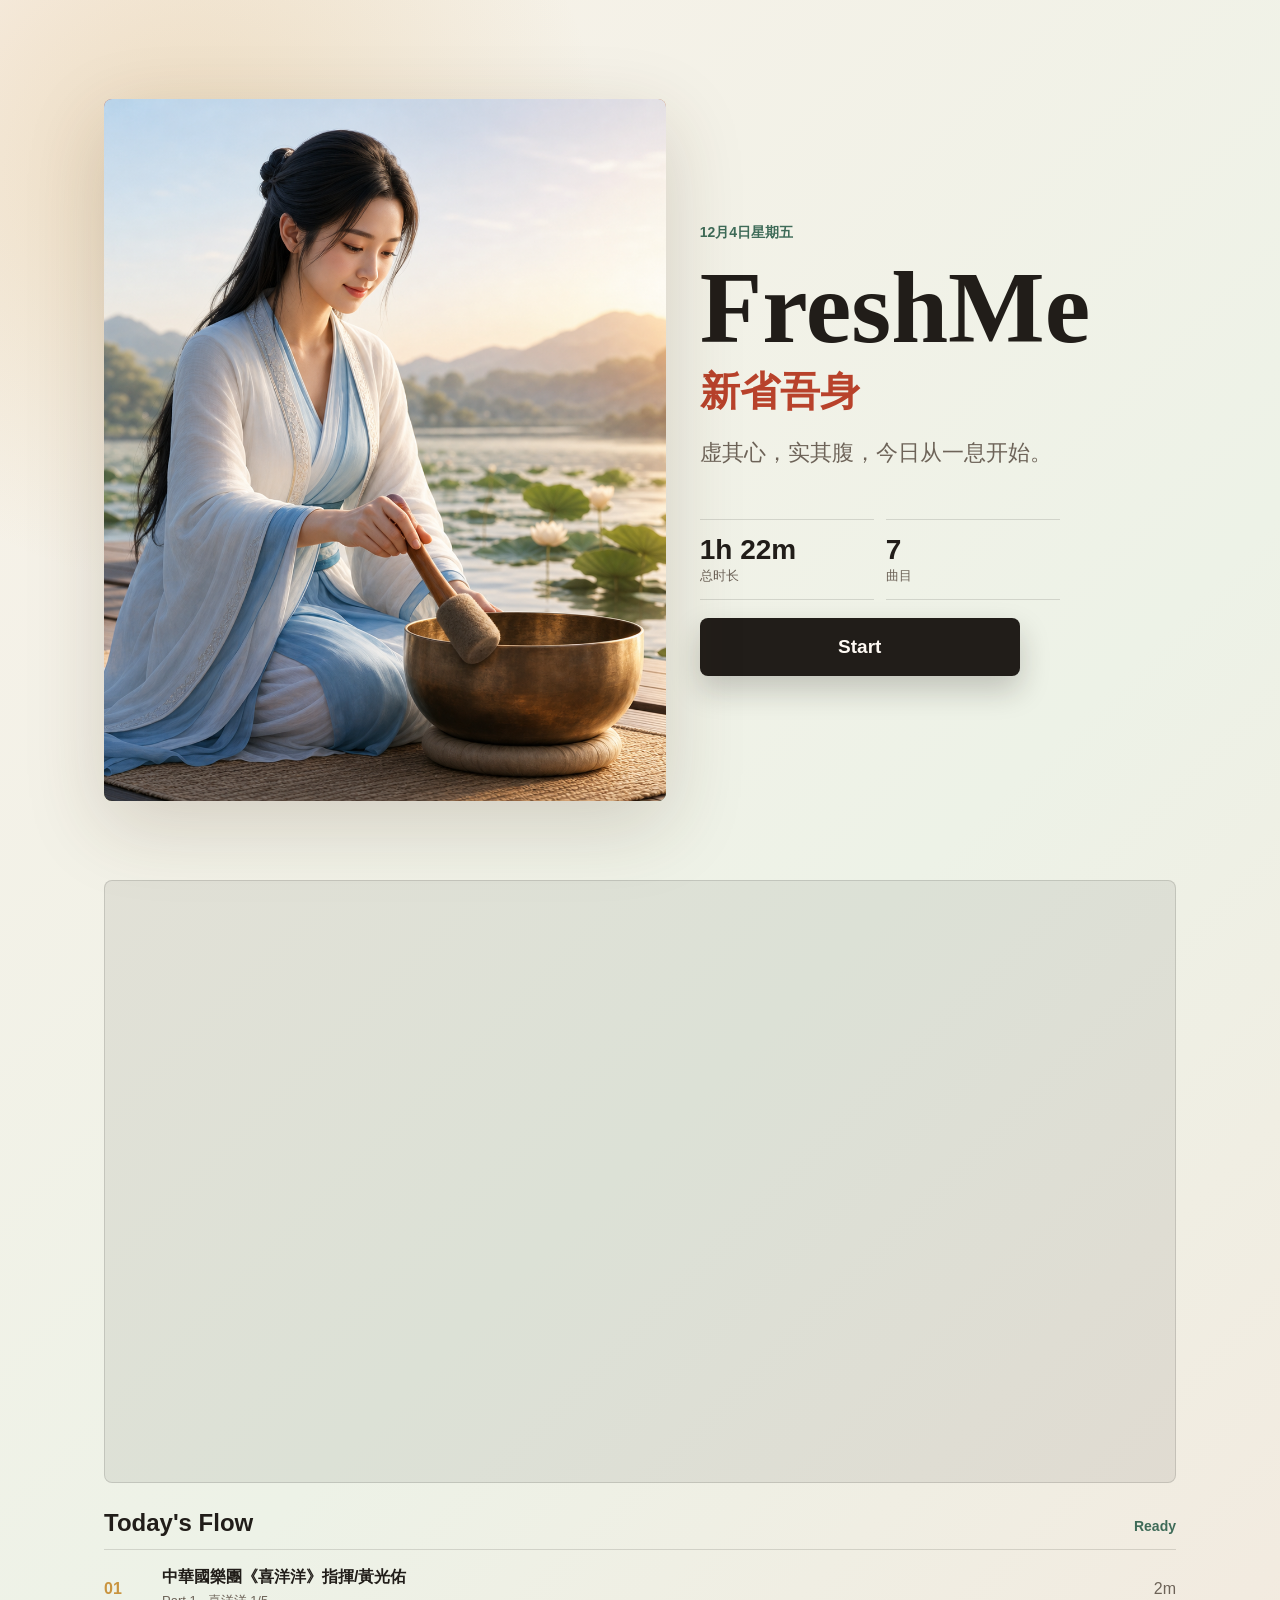
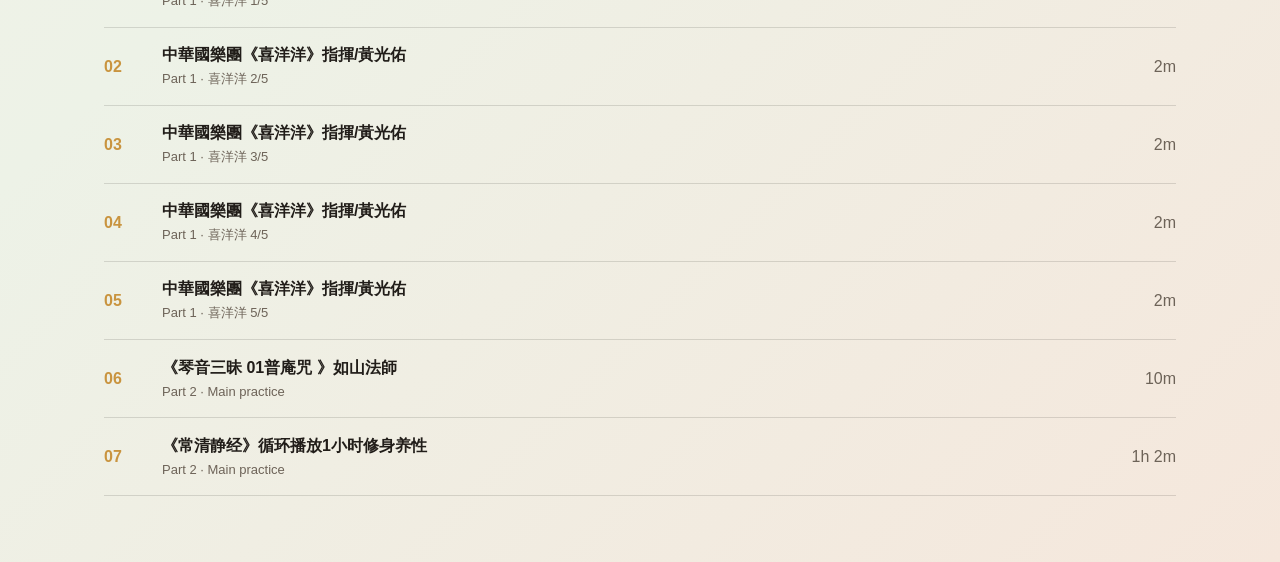
<file: index.html>
<!doctype html>
<html lang="zh-CN">
  <head>
    <meta charset="utf-8">
    <meta name="viewport" content="width=device-width, initial-scale=1">
    <meta name="theme-color" content="#f7efe2">
    <title>FreshMe</title>
    <link rel="stylesheet" href="./styles.css">
  </head>
  <body>
    <main class="app-shell">
      <section class="hero" aria-label="FreshMe 今日晨练">
        <div class="cover-wrap">
          <img id="daily-cover" class="cover" alt="FreshMe 今日封面">
          <div class="cover-fallback" aria-hidden="true"></div>
        </div>

        <div class="content">
          <p class="date" id="today-label"></p>
          <div class="brand-lockup" aria-label="FreshMe 新省吾身">
            <h1>FreshMe</h1>
            <p class="brand-cn">新省吾身</p>
          </div>
          <p class="subtitle" id="daily-mantra"></p>

          <div class="stats" aria-label="今日晨练统计">
            <div>
              <span id="total-time">--</span>
              <small>总时长</small>
            </div>
            <div>
              <span id="track-count">--</span>
              <small>曲目</small>
            </div>
          </div>

          <button id="start-button" class="start-button" type="button">Start</button>
        </div>
      </section>

      <section class="player-zone" aria-label="YouTube 播放器">
        <div id="player"></div>
      </section>

      <section class="playlist" aria-label="今日播放清单">
        <div class="section-title">
          <h2>Today's Flow</h2>
          <span id="flow-status">Ready</span>
        </div>
        <ol id="playlist-list"></ol>
      </section>
    </main>

    <script src="./data/tracks-data.js?v=20260617-player-error-fix"></script>
    <script src="./data/covers-data.js?v=20260617-player-error-fix"></script>
    <script src="https://www.youtube.com/iframe_api"></script>
    <script src="./app.js?v=20260617-player-error-fix"></script>
  </body>
</html>
</file>
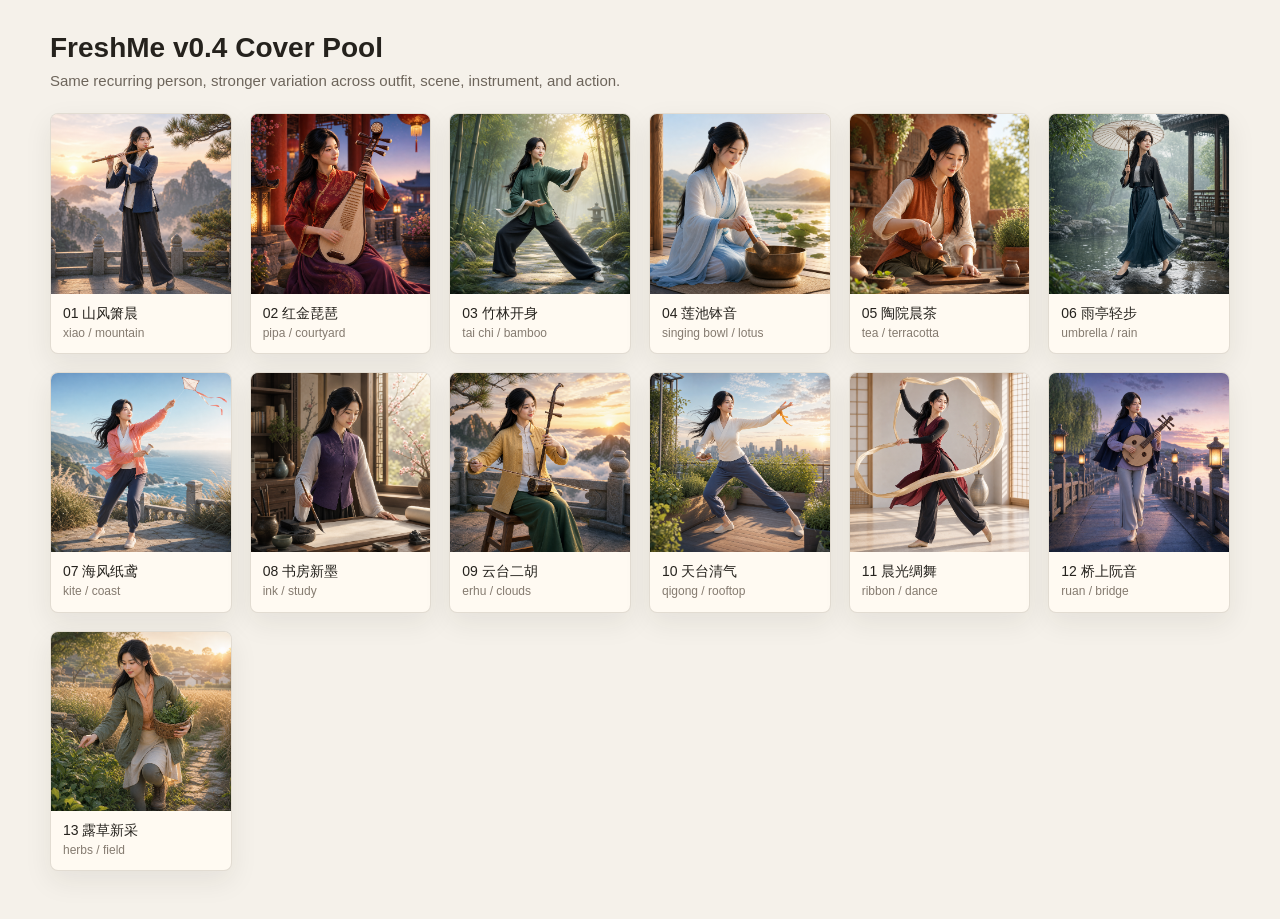
<file: receipts/v0.4-cover-pool.html>
<!doctype html>
<html lang="zh-CN">
<head>
  <meta charset="utf-8">
  <meta name="viewport" content="width=device-width, initial-scale=1">
  <title>FreshMe v0.4 Cover Pool</title>
  <style>
    body {
      margin: 0;
      font-family: -apple-system, BlinkMacSystemFont, "Segoe UI", sans-serif;
      background: #f5f1ea;
      color: #25221d;
    }
    main {
      width: min(1180px, calc(100% - 32px));
      margin: 32px auto 48px;
    }
    h1 {
      margin: 0 0 8px;
      font-size: 28px;
      font-weight: 720;
      letter-spacing: 0;
    }
    p {
      margin: 0 0 24px;
      color: #6d655b;
      font-size: 15px;
    }
    .grid {
      display: grid;
      grid-template-columns: repeat(auto-fit, minmax(180px, 1fr));
      gap: 18px;
    }
    figure {
      margin: 0;
      background: #fffaf2;
      border: 1px solid rgba(76, 63, 45, 0.16);
      border-radius: 8px;
      overflow: hidden;
      box-shadow: 0 10px 28px rgba(43, 34, 20, 0.08);
    }
    img {
      display: block;
      width: 100%;
      aspect-ratio: 1;
      object-fit: cover;
    }
    figcaption {
      padding: 10px 12px 12px;
      font-size: 14px;
      line-height: 1.35;
    }
    small {
      display: block;
      margin-top: 2px;
      color: #857b70;
      font-size: 12px;
    }
  </style>
</head>
<body>
  <main>
    <h1>FreshMe v0.4 Cover Pool</h1>
    <p>Same recurring person, stronger variation across outfit, scene, instrument, and action.</p>
    <section class="grid">
      <figure><img src="../assets/covers-v04-final/freshme-cover-01-xiao-mountain.png" alt="山风箫晨"><figcaption>01 山风箫晨<small>xiao / mountain</small></figcaption></figure>
      <figure><img src="../assets/covers-v04-final/freshme-cover-02-pipa-red-gold.png" alt="红金琵琶"><figcaption>02 红金琵琶<small>pipa / courtyard</small></figcaption></figure>
      <figure><img src="../assets/covers-v04-final/freshme-cover-03-bamboo-taichi.png" alt="竹林开身"><figcaption>03 竹林开身<small>tai chi / bamboo</small></figcaption></figure>
      <figure><img src="../assets/covers-v04-final/freshme-cover-04-lotus-singing-bowl.png" alt="莲池钵音"><figcaption>04 莲池钵音<small>singing bowl / lotus</small></figcaption></figure>
      <figure><img src="../assets/covers-v04-final/freshme-cover-05-terracotta-tea.png" alt="陶院晨茶"><figcaption>05 陶院晨茶<small>tea / terracotta</small></figcaption></figure>
      <figure><img src="../assets/covers-v04-final/freshme-cover-06-rain-umbrella-fan.png" alt="雨亭轻步"><figcaption>06 雨亭轻步<small>umbrella / rain</small></figcaption></figure>
      <figure><img src="../assets/covers-v04-final/freshme-cover-07-coastal-kite.png" alt="海风纸鸢"><figcaption>07 海风纸鸢<small>kite / coast</small></figcaption></figure>
      <figure><img src="../assets/covers-v04-final/freshme-cover-08-ink-study.png" alt="书房新墨"><figcaption>08 书房新墨<small>ink / study</small></figcaption></figure>
      <figure><img src="../assets/covers-v04-final/freshme-cover-09-mountain-erhu.png" alt="云台二胡"><figcaption>09 云台二胡<small>erhu / clouds</small></figcaption></figure>
      <figure><img src="../assets/covers-v04-final/freshme-cover-10-rooftop-qigong.png" alt="天台清气"><figcaption>10 天台清气<small>qigong / rooftop</small></figcaption></figure>
      <figure><img src="../assets/covers-v04-final/freshme-cover-11-ribbon-dance.png" alt="晨光绸舞"><figcaption>11 晨光绸舞<small>ribbon / dance</small></figcaption></figure>
      <figure><img src="../assets/covers-v04-final/freshme-cover-12-riverside-ruan.png" alt="桥上阮音"><figcaption>12 桥上阮音<small>ruan / bridge</small></figcaption></figure>
      <figure><img src="../assets/covers-v04-final/freshme-cover-13-herb-harvest.png" alt="露草新采"><figcaption>13 露草新采<small>herbs / field</small></figcaption></figure>
    </section>
  </main>
</body>
</html>
</file>
<file: styles.css>
:root {
  color-scheme: light;
  --ink: #211d19;
  --muted: #6d6358;
  --paper: #f8f0e4;
  --line: rgba(33, 29, 25, 0.14);
  --accent: #b8422b;
  --gold: #c9943f;
  --green: #3e6b58;
  --shadow: 0 24px 80px rgba(72, 45, 24, 0.18);
}

* {
  box-sizing: border-box;
}

body {
  margin: 0;
  min-height: 100vh;
  background:
    radial-gradient(circle at 15% 8%, rgba(201, 148, 63, 0.24), transparent 26rem),
    linear-gradient(135deg, #f9f1e8 0%, #edf2e7 52%, #f5e7dc 100%);
  color: var(--ink);
  font-family: -apple-system, BlinkMacSystemFont, "Segoe UI", "PingFang SC", "Hiragino Sans GB", sans-serif;
}

.app-shell {
  width: min(1120px, 100%);
  margin: 0 auto;
  padding: 24px;
}

.hero {
  min-height: calc(100vh - 48px);
  display: grid;
  grid-template-columns: minmax(280px, 0.92fr) minmax(300px, 0.78fr);
  gap: 34px;
  align-items: center;
}

.cover-wrap {
  position: relative;
  aspect-ratio: 4 / 5;
  min-height: 420px;
  overflow: hidden;
  border-radius: 8px;
  box-shadow: var(--shadow);
  background: #efe2d2;
}

.cover,
.cover-fallback {
  position: absolute;
  inset: 0;
  width: 100%;
  height: 100%;
}

.cover {
  object-fit: cover;
  object-position: center center;
  z-index: 2;
}

.cover-fallback {
  background:
    linear-gradient(160deg, rgba(184, 66, 43, 0.9), rgba(201, 148, 63, 0.72) 42%, rgba(62, 107, 88, 0.72)),
    url("https://images.unsplash.com/photo-1500530855697-b586d89ba3ee?auto=format&fit=crop&w=1200&q=75");
  background-size: cover;
  background-position: center;
}

.content {
  display: flex;
  flex-direction: column;
  align-items: flex-start;
  gap: 18px;
}

.date {
  margin: 0;
  color: var(--green);
  font-size: 14px;
  font-weight: 700;
  letter-spacing: 0;
}

h1 {
  margin: 0;
  font-family: "STSong", "Songti SC", "Noto Serif CJK SC", Georgia, serif;
  font-size: clamp(58px, 8vw, 108px);
  line-height: 0.94;
  letter-spacing: 0;
}

.brand-lockup {
  display: flex;
  flex-direction: column;
  gap: 8px;
}

.brand-cn {
  margin: 0;
  color: var(--accent);
  font-family: "Hannotate SC", "Xingkai SC", "Kaiti SC", "STKaiti", "Songti SC", serif;
  font-size: clamp(25px, 3.8vw, 40px);
  font-weight: 700;
  letter-spacing: 0;
}

.subtitle {
  margin: 0;
  color: var(--muted);
  min-height: 64px;
  max-width: 430px;
  font-family: "Kaiti SC", "STKaiti", "Songti SC", serif;
  font-size: 22px;
  line-height: 1.45;
}

.stats {
  display: grid;
  grid-template-columns: repeat(2, minmax(116px, 1fr));
  gap: 12px;
  width: min(360px, 100%);
}

.stats div {
  border-top: 1px solid var(--line);
  border-bottom: 1px solid var(--line);
  padding: 14px 0;
}

.stats span {
  display: block;
  font-size: 28px;
  font-weight: 800;
}

.stats small {
  color: var(--muted);
  font-size: 13px;
}

.start-button {
  width: min(320px, 100%);
  min-height: 58px;
  border: 0;
  border-radius: 8px;
  background: var(--ink);
  color: #fffaf4;
  font-size: 19px;
  font-weight: 800;
  cursor: pointer;
  box-shadow: 0 14px 30px rgba(33, 29, 25, 0.22);
}

.start-button:active {
  transform: translateY(1px);
}

.player-zone {
  margin: 4px 0 26px;
  aspect-ratio: 16 / 9;
  background: rgba(33, 29, 25, 0.08);
  border: 1px solid var(--line);
  border-radius: 8px;
  overflow: hidden;
}

#player,
#player iframe {
  width: 100%;
  height: 100%;
}

.playlist {
  padding-bottom: 42px;
}

.section-title {
  display: flex;
  align-items: baseline;
  justify-content: space-between;
  gap: 18px;
  border-bottom: 1px solid var(--line);
  padding-bottom: 12px;
}

.section-title h2 {
  margin: 0;
  font-size: 24px;
  letter-spacing: 0;
}

.section-title span {
  color: var(--green);
  font-size: 14px;
  font-weight: 700;
}

ol {
  list-style: none;
  margin: 0;
  padding: 0;
}

.track {
  display: grid;
  grid-template-columns: 44px 1fr auto;
  gap: 14px;
  align-items: center;
  min-height: 78px;
  border-bottom: 1px solid var(--line);
  cursor: pointer;
}

.track:hover .track-title {
  color: var(--accent);
}

.track-index {
  color: var(--gold);
  font-weight: 900;
}

.track-title {
  margin: 0;
  font-size: 16px;
  font-weight: 800;
  line-height: 1.3;
}

.track-note {
  margin: 5px 0 0;
  color: var(--muted);
  font-size: 13px;
}

.track-time {
  color: var(--muted);
  font-variant-numeric: tabular-nums;
  white-space: nowrap;
}

.track.active .track-title {
  color: var(--accent);
}

@media (max-width: 760px) {
  .app-shell {
    padding: 16px;
  }

  .hero {
    min-height: auto;
    grid-template-columns: 1fr;
    gap: 22px;
    padding-top: 10px;
  }

  .cover-wrap {
    min-height: auto;
    aspect-ratio: 1 / 1;
    max-height: 40vh;
  }

  .cover {
    object-position: center 32%;
  }

  h1 {
    font-size: 56px;
  }

  .subtitle {
    min-height: 52px;
    font-size: 18px;
  }

  .content {
    gap: 13px;
  }

  .stats div {
    padding: 10px 0;
  }

  .track {
    grid-template-columns: 34px 1fr;
  }

  .track-time {
    grid-column: 2;
    justify-self: start;
    padding-bottom: 12px;
  }
}
</file>
